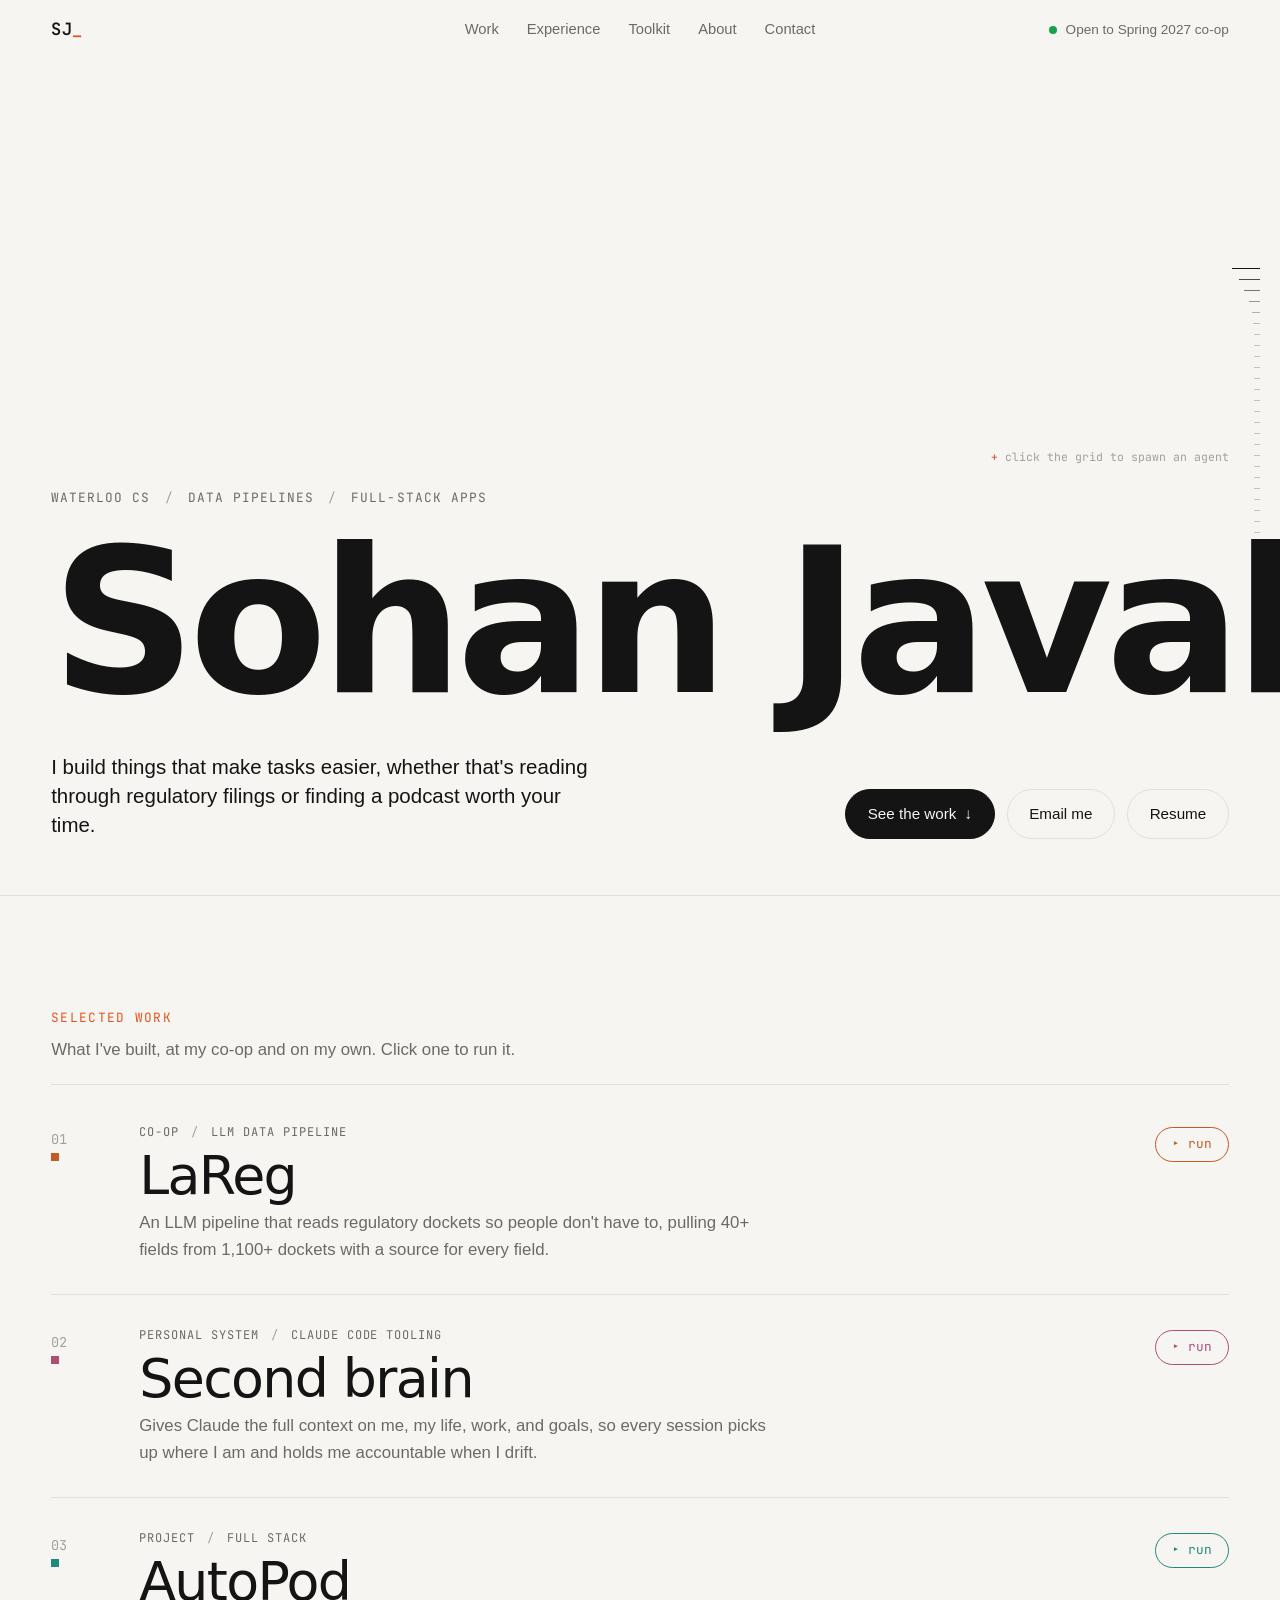
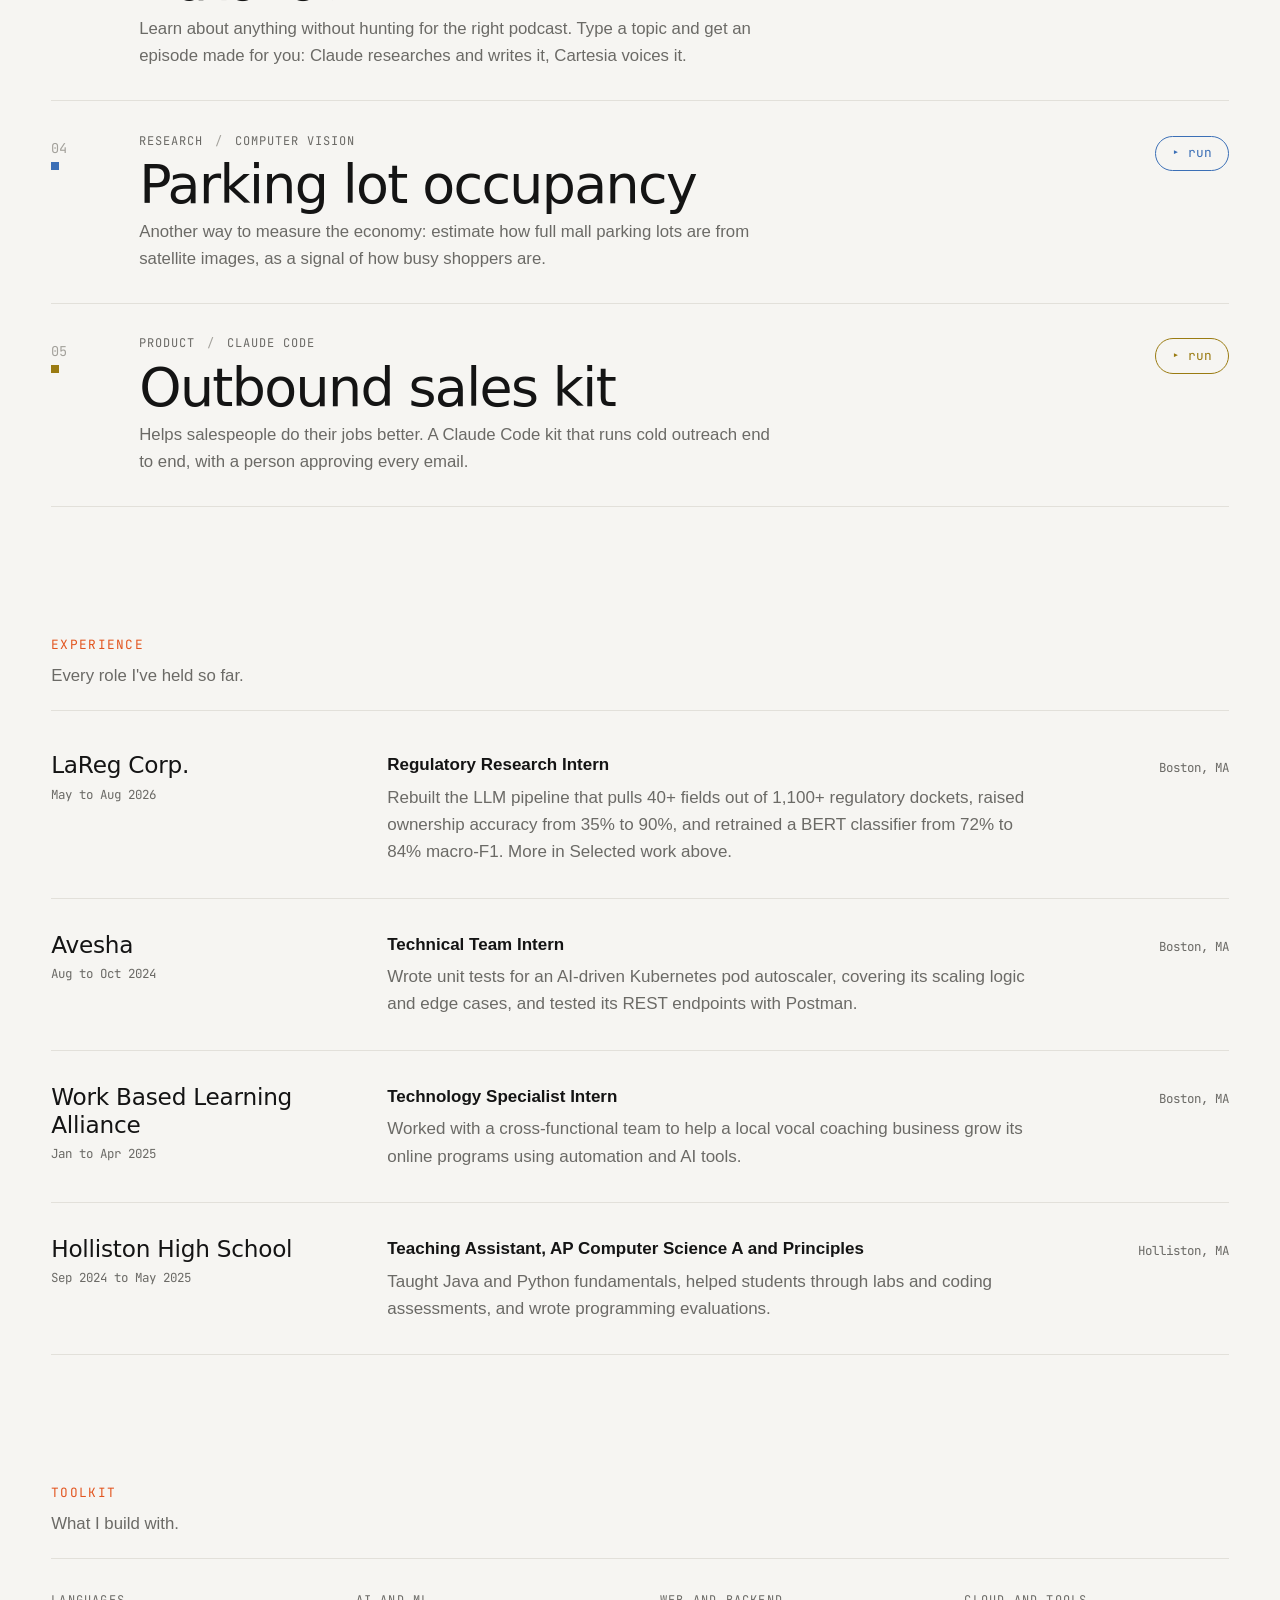
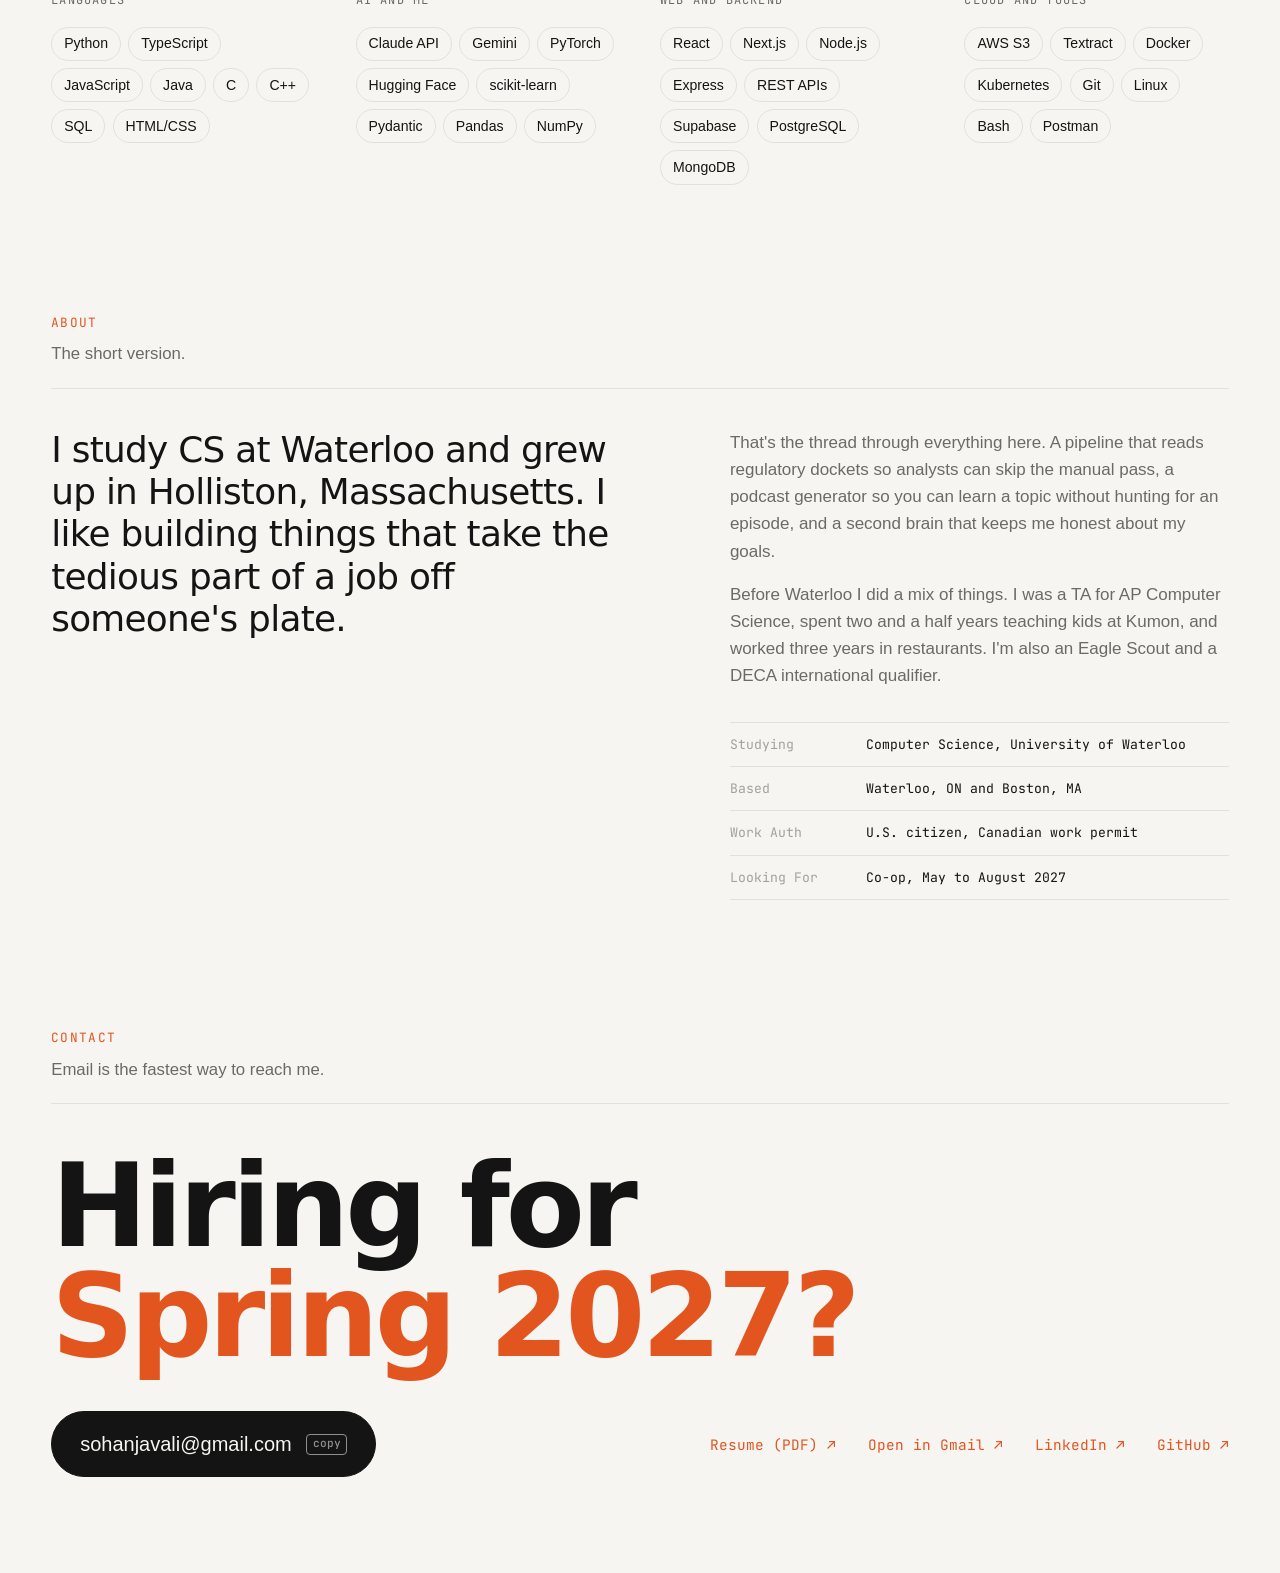
<file: index.html>
<!doctype html>
<html lang="en">
<head>
  <meta charset="utf-8">
  <meta name="viewport" content="width=device-width, initial-scale=1">
  <title>Sohan Javali</title>
  <meta name="description" content="CS at Waterloo. I build things that make tasks easier, like an LLM pipeline that reads regulatory dockets and a podcast generator. Open to a Spring 2027 co-op.">
  <meta name="color-scheme" content="dark light">

  <!-- Link previews (LinkedIn, iMessage, Slack, Gmail) read these tags. The image must be an absolute URL. -->
  <meta property="og:title" content="Sohan Javali">
  <meta property="og:description" content="CS at Waterloo. I build things that make tasks easier. Open to a Spring 2027 co-op.">
  <meta property="og:type" content="website">
  <meta property="og:url" content="https://sohanjavali.vercel.app/">
  <meta property="og:image" content="https://sohanjavali.vercel.app/og.png">
  <meta property="og:image:width" content="1200">
  <meta property="og:image:height" content="630">
  <meta property="og:image:alt" content="Sohan Javali, Waterloo CS">
  <meta name="twitter:card" content="summary_large_image">

  <link rel="icon" href="data:image/svg+xml,%3Csvg xmlns='http://www.w3.org/2000/svg' viewBox='0 0 32 32'%3E%3Crect width='32' height='32' rx='7' fill='%230b0b0c'/%3E%3Ctext x='16' y='21' font-family='Menlo,monospace' font-size='13' font-weight='700' fill='%23ff6a2b' text-anchor='middle'%3ESJ%3C/text%3E%3C/svg%3E">

  <!-- Fonts: Clash Display + General Sans (Fontshare), JetBrains Mono (Google Fonts) -->
  <link rel="preconnect" href="https://api.fontshare.com">
  <link rel="preconnect" href="https://fonts.googleapis.com">
  <link rel="preconnect" href="https://fonts.gstatic.com" crossorigin>
  <link rel="stylesheet" href="https://api.fontshare.com/v2/css?f[]=clash-display@500,600&f[]=general-sans@400,500,600&display=swap">
  <link rel="stylesheet" href="https://fonts.googleapis.com/css2?family=JetBrains+Mono:wght@400;600&display=swap">
  <link rel="stylesheet" href="style.css">

  <!-- Marks that JS is running, so CSS only hides what JS will reveal. Without JS, everything shows. -->
  <script>document.documentElement.classList.add('js')</script>
  <script src="main.js" defer></script>
</head>
<body>
  <header class="nav">
    <a class="mark" href="#top" aria-label="Back to top">SJ<span>_</span></a>
    <nav aria-label="Sections">
      <a href="#work">Work</a>
      <a href="#experience">Experience</a>
      <a href="#toolkit">Toolkit</a>
      <a href="#about">About</a>
      <a href="#contact">Contact</a>
    </nav>
    <p class="status"><span class="dot" aria-hidden="true"></span>Open to Spring 2027 co-op</p>
  </header>

  <main id="top">
    <!-- Muted version of the hero background, fixed behind the rest of the page. Drawn by main.js. -->
    <canvas class="field" aria-hidden="true"></canvas>

    <!-- ============ HERO ============ -->
    <section class="hero">
      <!-- Decorative background: agents moving across a grid in parallel. Drawn by main.js. -->
      <canvas class="grid" aria-hidden="true"></canvas>

      <div class="hero-inner wrap">
        <p class="kicker mono">Waterloo CS <i>/</i> Data pipelines <i>/</i> Full-stack apps</p>
        <h1><span>Sohan</span> <span>Javali</span></h1>
        <div class="hero-foot">
          <p class="lede">I build things that make tasks easier, whether that's reading through regulatory filings or finding a podcast worth your time.</p>
          <div class="cta">
            <a class="btn" href="#work">See the work <span aria-hidden="true">↓</span></a>
            <a class="btn ghost" href="mailto:sohanjavali@gmail.com" data-email>Email me</a>
            <a class="btn ghost" href="sohan-javali-resume.pdf" target="_blank" rel="noopener">Resume</a>
          </div>
        </div>
        <p class="spawn-hint mono" aria-hidden="true">click the grid to spawn an agent</p>
      </div>
    </section>

    <!-- ============ 01 WORK ============ -->
    <section id="work" class="block wrap">
      <div class="block-head">
        <p class="label mono" data-scramble>Selected work</p>
        <p class="caption">What I've built, at my co-op and on my own. Click one to run it.</p>
      </div>

      <details class="run" data-p="lareg">
        <summary>
          <span class="idx mono">01</span>
          <span class="head">
            <span class="tag mono">Co-op <i>/</i> LLM data pipeline</span>
            <span class="name">LaReg</span>
            <span class="one">An LLM pipeline that reads regulatory dockets so people don't have to, pulling 40+ fields from 1,100+ dockets with a source for every field.</span>
          </span>
          <span class="go mono" aria-hidden="true">run</span>
        </summary>
        <div class="panel">
          <div class="panel-main">
            <ol class="log mono" aria-hidden="true">
              <li class="cmd" data-at="0">$ run lareg --docket</li>
              <li data-at="150" data-done="500"><span class="st"></span><b>retrieve</b> find filings in Postgres, pull PDFs from S3</li>
              <li data-at="500" data-done="850"><span class="st"></span><b>ocr</b> Textract on scanned pages</li>
              <li data-at="850" data-done="1100"><span class="st"></span><b>budget</b> whole filings only</li>
              <li data-at="1100" data-done="1400"><span class="st"></span><b>extract</b> Gemini fills the record, cites each page</li>
              <li data-at="1400" data-done="1600"><span class="st"></span><b>guard</b> owner must be stated in the cited text</li>
              <li class="out" data-at="1700">record cited. expanding</li>
            </ol>
            <div class="body">
              <h3 class="sub mono">The problem</h3>
              <p>Utility commissions keep dockets, the case files for proposed solar farms and transmission lines. Companies file PDFs into them, a lot of them scanned, and LaReg sells the data buried inside. The old pipeline fed the model a fixed handful of PDFs per docket, which often meant it only saw half a filing.</p>

              <h3 class="sub mono">What I built</h3>
              <p>Given a docket, the pipeline finds its filings in Postgres, pulls the PDFs from S3, and OCRs scanned pages with Textract. Filings go to Gemini whole or not at all, inside a token budget, and every field in the record carries the file and page it came from. A response that won't parse gets flagged as a failure, so a field can't quietly go missing.</p>

              <h3 class="sub mono">The hard part</h3>
              <p>Ownership. The model kept naming the applicant as the project's owner, but the company filing the paperwork often isn't the one that owns the project. So I added deterministic checks after extraction: unless the cited text actually says who owns it, the field gets blanked. A blank someone can fill in beats a confident wrong answer. Ownership accuracy went from 35% to 90%.</p>
              <p>The other fix was in the BERT classifier that sorts projects into subcategories. Some classes had too few examples to learn from, so I retrained it on recent data to fill them out. Macro-F1 went from 72% to 84%.</p>

              <p class="tags mono">Python · Gemini · AWS S3 · Textract · PostgreSQL · PyTorch · Hugging Face</p>
            </div>
          </div>
          <aside class="diagram" aria-label="LaReg pipeline">
            <p class="diagram-title mono">pipeline</p>
            <ol class="flow mono">
              <li>docket</li>
              <li>Postgres + S3: filings</li>
              <li>Textract: OCR</li>
              <li>token budget: whole filings</li>
              <li>Gemini: extraction</li>
              <li>ownership checks</li>
              <li class="end">record with citations</li>
            </ol>
          </aside>
        </div>
      </details>
      <details class="run" data-p="brain">
        <summary>
          <span class="idx mono">02</span>
          <span class="head">
            <span class="tag mono">Personal system <i>/</i> Claude Code tooling</span>
            <span class="name">Second brain</span>
            <span class="one">Gives Claude the full context on me, my life, work, and goals, so every session picks up where I am and holds me accountable when I drift.</span>
          </span>
          <span class="go mono" aria-hidden="true">run</span>
        </summary>
        <div class="panel">
          <div class="panel-main">
            <ol class="log mono" aria-hidden="true">
              <li class="cmd" data-at="0">$ run vault</li>
              <li data-at="150" data-done="400"><span class="st"></span><b>context</b> load where I left off</li>
              <li data-at="400" data-done="700"><span class="st"></span><b>capture</b> new thought into the inbox</li>
              <li data-at="700" data-done="1000"><span class="st"></span><b>route</b> one note, every file it belongs in</li>
              <li data-at="1000" data-done="1250"><span class="st"></span><b>lint</b> check every edit</li>
              <li data-at="1250" data-done="1500"><span class="st"></span><b>commit</b> changelog + GitHub backup</li>
              <li class="out" data-at="1650">vault in order. expanding</li>
            </ol>
            <div class="body">
              <h3 class="sub mono">What it's for</h3>
              <p>Part diary, part operating system. It records how I think, what happens day to day, the decisions I make, and how my beliefs change. Claude reads it every session, so it knows where I am and calls me out when I drift from what I said I wanted. The point is staying pointed at my goals and getting better as a person.</p>

              <h3 class="sub mono">How I use it</h3>
              <p>I use it every day. It holds 270+ notes, runs on 13 skills I wrote, and has 300+ commits since May. I dump in a thought, a capture skill asks follow-up questions, and a routing skill files it everywhere it belongs once I approve. Beliefs are never overwritten, so the old versions stay as evidence.</p>

              <h3 class="sub mono">What keeps it in order</h3>
              <p>Hooks lint every edit, every change is its own commit synced to GitHub, and a weekly cloud job sends me a digest even when my laptop is off.</p>

              <p class="tags mono">Claude Code skills and hooks · Obsidian · Markdown · Python · Bash · Git</p>
            </div>
          </div>
          <aside class="diagram" aria-label="How a note moves through the vault">
            <p class="diagram-title mono">how a note moves</p>
            <ol class="flow mono">
              <li>capture + follow-up questions</li>
              <li>I approve</li>
              <li>route to every file it belongs in</li>
              <li>lint on write</li>
              <li class="end">commit + GitHub sync</li>
            </ol>
            <p class="diagram-title mono">every sunday</p>
            <ol class="flow mono">
              <li>cloud job reads the backup</li>
              <li class="end">weekly digest</li>
            </ol>
          </aside>
        </div>
      </details>
      <details class="run" data-p="autopod">
        <summary>
          <span class="idx mono">03</span>
          <span class="head">
            <span class="tag mono">Project <i>/</i> Full stack</span>
            <span class="name">AutoPod</span>
            <span class="one">Learn about anything without hunting for the right podcast. Type a topic and get an episode made for you: Claude researches and writes it, Cartesia voices it.</span>
          </span>
          <span class="go mono" aria-hidden="true">run</span>
        </summary>
        <div class="panel">
          <div class="panel-main">
            <ol class="log mono" aria-hidden="true">
              <li class="cmd" data-at="0">$ run autopod "why bridges sway"</li>
              <li data-at="150" data-done="450"><span class="st"></span><b>validate</b> is the topic safe and doable</li>
              <li data-at="450" data-done="750"><span class="st"></span><b>research</b> Claude gathers structured notes</li>
              <li data-at="750" data-done="1050"><span class="st"></span><b>script</b> Claude writes it for multiple hosts</li>
              <li data-at="1050" data-done="1350"><span class="st"></span><b>voice</b> Cartesia reads every line</li>
              <li data-at="1350" data-done="1550"><span class="st"></span><b>save</b> one MP3 to Supabase</li>
              <li class="out" data-at="1650">episode ready. expanding</li>
            </ol>
            <div class="body">
              <h3 class="sub mono">What it does</h3>
              <p>Type a topic, pick a style and length, and get back a podcast episode. Claude researches it and writes a script for multiple hosts, Cartesia voices each line, and the MP3 lands in your Supabase library.</p>

              <h3 class="sub mono">The decision I'd defend</h3>
              <p>Every Claude call answers in a fixed JSON schema, so a weird response can't break the pipeline halfway through an episode.</p>

              <p class="tags mono">Next.js · React · TypeScript · Node · Express · Supabase · Claude API · Cartesia</p>
              <p><a class="arrow-link" href="https://github.com/sohanjavali/AutoPod-secure">Code on GitHub</a></p>
            </div>
          </div>
          <aside class="diagram" aria-label="AutoPod request flow">
            <p class="diagram-title mono">request flow</p>
            <ol class="flow mono">
              <li>topic</li>
              <li>Claude: validate</li>
              <li>Claude: research</li>
              <li>Claude: script</li>
              <li>Cartesia: voice</li>
              <li class="end">MP3 in Supabase</li>
            </ol>
          </aside>
        </div>
      </details>
      <details class="run" data-p="parking">
        <summary>
          <span class="idx mono">04</span>
          <span class="head">
            <span class="tag mono">Research <i>/</i> Computer vision</span>
            <span class="name">Parking lot occupancy</span>
            <span class="one">Another way to measure the economy: estimate how full mall parking lots are from satellite images, as a signal of how busy shoppers are.</span>
          </span>
          <span class="go mono" aria-hidden="true">run</span>
        </summary>
        <div class="panel">
          <div class="panel-main">
            <ol class="log mono" aria-hidden="true">
              <li class="cmd" data-at="0">$ run occupancy --country US</li>
              <li data-at="150" data-done="400"><span class="st"></span><b>sites</b> pull malls from OpenStreetMap</li>
              <li data-at="400" data-done="650"><span class="st"></span><b>sample</b> same weekday, every month</li>
              <li data-at="650" data-done="950"><span class="st"></span><b>frames</b> nearest clear satellite pass</li>
              <li data-at="950" data-done="1250"><span class="st"></span><b>read</b> vision model fills the schema</li>
              <li data-at="1250" data-done="1500"><span class="st"></span><b>pivot</b> mall × date matrix</li>
              <li class="out" data-at="1650">matrix ready. expanding</li>
            </ol>
            <div class="body">
              <h3 class="sub mono">What it does</h3>
              <p>Builds a mall-by-date table of how full each parking lot was. For each date it finds the nearest clear satellite image, and a vision model reads the occupancy into a schema that Pydantic validates.</p>

              <h3 class="sub mono">Why the same weekday</h3>
              <p>Parking depends on the day of the week more than the date, so it samples the same Thursdays every month. Every image is a paid order, so results are cached and a rerun never pays twice.</p>

              <p class="tags mono">Python · Pydantic · pandas · Perplexity vision · OpenStreetMap</p>
              <p><a class="arrow-link" href="https://github.com/sohanjavali/parking-lot-occupancy-estimator">Code on GitHub</a></p>
            </div>
          </div>
          <aside class="diagram" aria-label="Parking lot occupancy pipeline">
            <p class="diagram-title mono">pipeline</p>
            <ol class="flow mono">
              <li>mall list</li>
              <li>same-weekday dates</li>
              <li>clear satellite frame</li>
              <li>vision read</li>
              <li>Pydantic check</li>
              <li class="end">mall × date matrix</li>
            </ol>
          </aside>
        </div>
      </details>
      <details class="run" data-p="kit">
        <summary>
          <span class="idx mono">05</span>
          <span class="head">
            <span class="tag mono">Product <i>/</i> Claude Code</span>
            <span class="name">Outbound sales kit</span>
            <span class="one">Helps salespeople do their jobs better. A Claude Code kit that runs cold outreach end to end, with a person approving every email.</span>
          </span>
          <span class="go mono" aria-hidden="true">run</span>
        </summary>
        <div class="panel">
          <div class="panel-main">
            <ol class="log mono" aria-hidden="true">
              <li class="cmd" data-at="0">$ run outbound --daily</li>
              <li data-at="150" data-done="450"><span class="st"></span><b>leads</b> find and score new leads</li>
              <li data-at="450" data-done="800"><span class="st"></span><b>draft</b> write each email in your voice</li>
              <li data-at="800" data-done="1100"><span class="st"></span><b>approve</b> hold for a human yes</li>
              <li data-at="1100" data-done="1350"><span class="st"></span><b>send</b> on schedule, under daily caps</li>
              <li data-at="1350" data-done="1550"><span class="st"></span><b>triage</b> sort the replies</li>
              <li class="out" data-at="1650">batch done. expanding</li>
            </ol>
            <div class="body">
              <h3 class="sub mono">What it does</h3>
              <p>Finds leads, scores them, and drafts each email in the sender's voice. Nothing sends until a person approves it. Then it follows up on schedule under daily caps and triages the replies. Early runs got a 10% reply rate and 4 meetings booked per 100 emails.</p>

              <h3 class="sub mono">How it's built</h3>
              <p>Each job is its own Claude Code skill, backed by Python scripts and tests. It's sold as a product with an optional done-for-you setup.</p>

              <p class="tags mono">Claude Code skills · Python · Apollo · Gmail</p>
              <p><a class="arrow-link" href="https://fate-satellite-ea1.notion.site/Win-More-Deals-With-Claude-The-Outbound-Playbook-387fbb12b48083faaf77010690b7a23e">Read the playbook</a></p>
            </div>
          </div>
          <aside class="diagram" aria-label="Outbound kit flow">
            <p class="diagram-title mono">daily flow</p>
            <ol class="flow mono">
              <li>find + score leads</li>
              <li>draft in your voice</li>
              <li>human approves</li>
              <li>send + follow up</li>
              <li class="end">triage replies</li>
            </ol>
          </aside>
        </div>
      </details>
    </section>

    <!-- ============ 02 EXPERIENCE ============ -->
    <section id="experience" class="block wrap">
      <div class="block-head">
        <p class="label mono" data-scramble>Experience</p>
        <p class="caption">Every role I've held so far.</p>
      </div>
      <ul class="jobs">
        <li class="reveal">
          <div><p class="co">LaReg Corp.</p><p class="when mono">May to Aug 2026</p></div>
          <div><p class="role">Regulatory Research Intern</p><p>Rebuilt the LLM pipeline that pulls 40+ fields out of 1,100+ regulatory dockets, raised ownership accuracy from 35% to 90%, and retrained a BERT classifier from 72% to 84% macro-F1. More in Selected work above.</p></div>
          <p class="where mono">Boston, MA</p>
        </li>
        <li class="reveal">
          <div><p class="co">Avesha</p><p class="when mono">Aug to Oct 2024</p></div>
          <div><p class="role">Technical Team Intern</p><p>Wrote unit tests for an AI-driven Kubernetes pod autoscaler, covering its scaling logic and edge cases, and tested its REST endpoints with Postman.</p></div>
          <p class="where mono">Boston, MA</p>
        </li>
        <li class="reveal">
          <div><p class="co">Work Based Learning Alliance</p><p class="when mono">Jan to Apr 2025</p></div>
          <div><p class="role">Technology Specialist Intern</p><p>Worked with a cross-functional team to help a local vocal coaching business grow its online programs using automation and AI tools.</p></div>
          <p class="where mono">Boston, MA</p>
        </li>
        <li class="reveal">
          <div><p class="co">Holliston High School</p><p class="when mono">Sep 2024 to May 2025</p></div>
          <div><p class="role">Teaching Assistant, AP Computer Science A and Principles</p><p>Taught Java and Python fundamentals, helped students through labs and coding assessments, and wrote programming evaluations.</p></div>
          <p class="where mono">Holliston, MA</p>
        </li>
      </ul>
    </section>

    <!-- ============ 04 TOOLKIT ============ -->
    <section id="toolkit" class="block wrap">
      <div class="block-head">
        <p class="label mono" data-scramble>Toolkit</p>
        <p class="caption">What I build with.</p>
      </div>
      <div class="kits">
        <div class="kit reveal"><h3 class="mono">Languages</h3><ul><li>Python</li><li>TypeScript</li><li>JavaScript</li><li>Java</li><li>C</li><li>C++</li><li>SQL</li><li>HTML/CSS</li></ul></div>
        <div class="kit reveal"><h3 class="mono">AI and ML</h3><ul><li>Claude API</li><li>Gemini</li><li>PyTorch</li><li>Hugging Face</li><li>scikit-learn</li><li>Pydantic</li><li>Pandas</li><li>NumPy</li></ul></div>
        <div class="kit reveal"><h3 class="mono">Web and backend</h3><ul><li>React</li><li>Next.js</li><li>Node.js</li><li>Express</li><li>REST APIs</li><li>Supabase</li><li>PostgreSQL</li><li>MongoDB</li></ul></div>
        <div class="kit reveal"><h3 class="mono">Cloud and tools</h3><ul><li>AWS S3</li><li>Textract</li><li>Docker</li><li>Kubernetes</li><li>Git</li><li>Linux</li><li>Bash</li><li>Postman</li></ul></div>
      </div>
    </section>

    <!-- ============ 05 ABOUT ============ -->
    <section id="about" class="block wrap">
      <div class="block-head">
        <p class="label mono" data-scramble>About</p>
        <p class="caption">The short version.</p>
      </div>
      <div class="about reveal">
        <p class="about-big">I study CS at Waterloo and grew up in Holliston, Massachusetts. I like building things that take the tedious part of a job off someone's plate.</p>
        <div class="about-side">
          <p>That's the thread through everything here. A pipeline that reads regulatory dockets so analysts can skip the manual pass, a podcast generator so you can learn a topic without hunting for an episode, and a second brain that keeps me honest about my goals.</p>
          <p>Before Waterloo I did a mix of things. I was a TA for AP Computer Science, spent two and a half years teaching kids at Kumon, and worked three years in restaurants. I'm also an Eagle Scout and a DECA international qualifier.</p>
          <dl class="facts mono">
            <div><dt>Studying</dt><dd>Computer Science, University of Waterloo</dd></div>
            <div><dt>Based</dt><dd>Waterloo, ON and Boston, MA</dd></div>
            <div><dt>Work Auth</dt><dd>U.S. citizen, Canadian work permit</dd></div>
            <div><dt>Looking For</dt><dd>Co-op, May to August 2027</dd></div>
          </dl>
        </div>
      </div>
    </section>

    <!-- ============ 06 CONTACT ============ -->
    <section id="contact" class="block wrap contact">
      <div class="block-head">
        <p class="label mono" data-scramble>Contact</p>
        <p class="caption">Email is the fastest way to reach me.</p>
      </div>
      <h2 class="contact-big">Hiring for<br><em>Spring 2027?</em></h2>
      <div class="contact-row">
        <a class="btn big" href="mailto:sohanjavali@gmail.com" data-email>sohanjavali@gmail.com <span class="copy-ico mono" aria-hidden="true">copy</span></a>
        <div class="contact-links mono">
          <a class="arrow-link" href="sohan-javali-resume.pdf" target="_blank" rel="noopener">Resume (PDF)</a>
          <a class="arrow-link" href="https://mail.google.com/mail/?view=cm&amp;fs=1&amp;to=sohanjavali@gmail.com">Open in Gmail</a>
          <a class="arrow-link" href="https://www.linkedin.com/in/sohan-javali">LinkedIn</a>
          <a class="arrow-link" href="https://github.com/sohanjavali">GitHub</a>
        </div>
      </div>
    </section>
  </main>

</body>
</html>
</file>
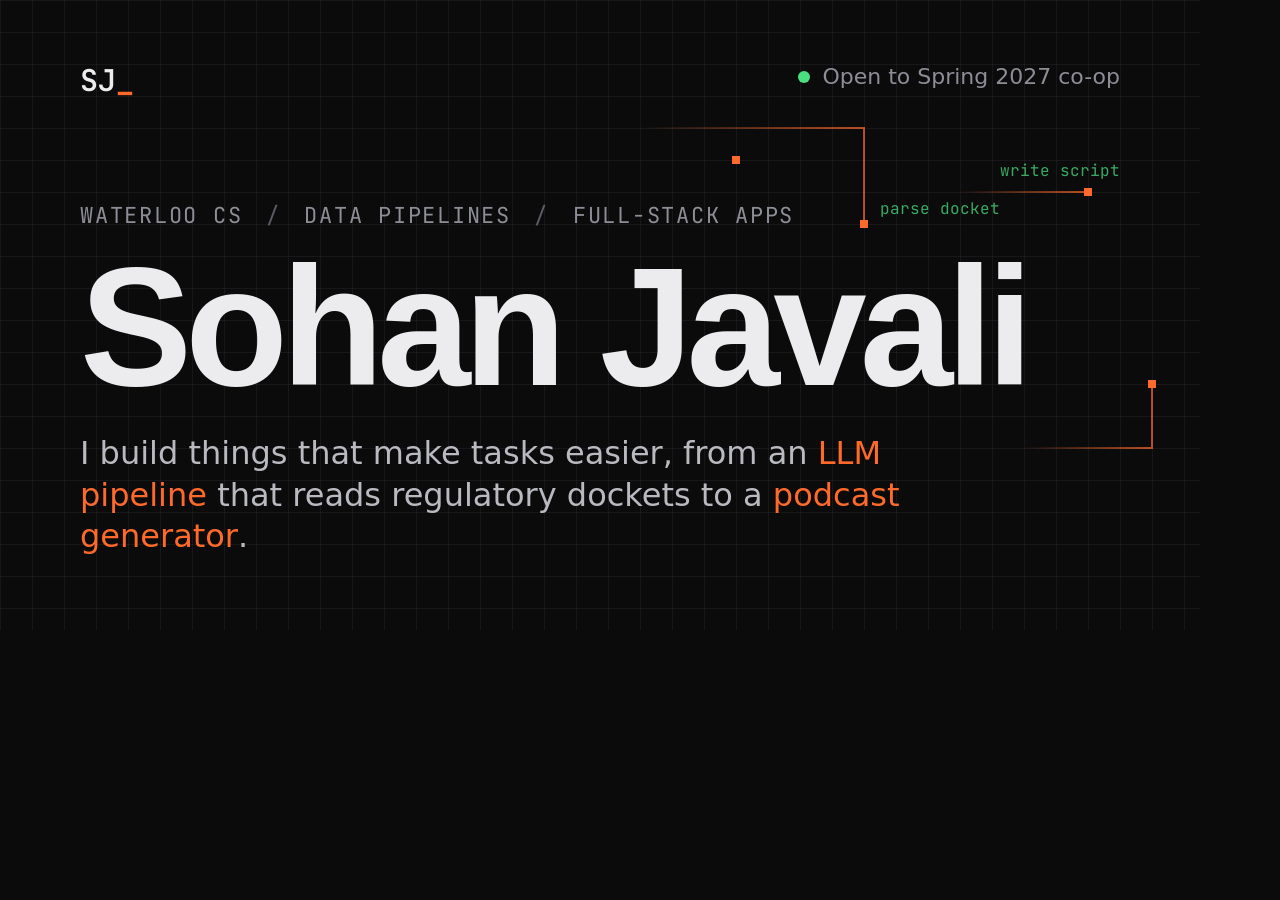
<file: og-card.html>
<!doctype html>
<!-- Source for og.png, the link-preview image. To regenerate: open this at
     1200x630 in a browser and screenshot it, then save over og.png. -->
<html>
<head>
<meta charset="utf-8">
<link rel="stylesheet" href="https://api.fontshare.com/v2/css?f[]=clash-display@600&f[]=general-sans@400,500&display=swap">
<link rel="stylesheet" href="https://fonts.googleapis.com/css2?family=JetBrains+Mono:wght@400&display=swap">
<style>
  * { margin: 0; box-sizing: border-box; }
  html, body { width: 1200px; height: 630px; overflow: hidden; background: #0b0b0c; }
  .card {
    position: relative; width: 1200px; height: 630px; padding: 72px 80px;
    display: flex; flex-direction: column; justify-content: flex-end;
    color: #ececee; font-family: "General Sans", system-ui, sans-serif;
    /* the same faint 32px grid as the site */
    background-image:
      linear-gradient(rgba(92,92,100,0.16) 1px, transparent 1px),
      linear-gradient(90deg, rgba(92,92,100,0.16) 1px, transparent 1px);
    background-size: 32px 32px;
  }
  svg { position: absolute; inset: 0; }
  .kicker { font-family: "JetBrains Mono", monospace; font-size: 22px; letter-spacing: 0.08em; text-transform: uppercase; color: #8d8d96; margin-bottom: 22px; }
  .kicker i { font-style: normal; color: #5c5c64; margin: 0 0.4em; }
  h1 { font-family: "Clash Display", sans-serif; font-weight: 600; font-size: 168px; line-height: 0.9; letter-spacing: -0.04em; }
  .line { margin-top: 30px; font-size: 32px; color: #b9b9c0; max-width: 900px; line-height: 1.3; }
  .line b { color: #ff6a2b; font-weight: 500; }
  .status { position: absolute; top: 64px; right: 80px; font-size: 22px; color: #8d8d96; display: flex; align-items: center; gap: 12px; }
  .status span { width: 12px; height: 12px; border-radius: 50%; background: #4ade80; }
  .mark { position: absolute; top: 60px; left: 80px; font-family: "JetBrains Mono", monospace; font-size: 30px; font-weight: 600; }
  .mark b { color: #ff6a2b; }
</style>
</head>
<body>
<div class="card">
  <!-- Static "agents": orange trails along grid lines, fading toward their tails -->
  <svg viewBox="0 0 1200 630" width="1200" height="630">
    <defs>
      <linearGradient id="t1" x1="0" x2="1"><stop offset="0" stop-color="#ff6a2b" stop-opacity="0"/><stop offset="1" stop-color="#ff6a2b" stop-opacity="0.7"/></linearGradient>
      <linearGradient id="t2" x1="0" x2="0" y1="1" y2="0"><stop offset="0" stop-color="#ff6a2b" stop-opacity="0"/><stop offset="1" stop-color="#ff6a2b" stop-opacity="0.7"/></linearGradient>
    </defs>
    <g fill="none" stroke-width="2">
      <path d="M640 128 H864 V224" stroke="url(#t1)"/>
      <path d="M960 352 V192 H1088" stroke="url(#t1)"/>
      <path d="M736 64 V160" stroke="url(#t2)"/>
      <path d="M1024 448 H1152 V384" stroke="url(#t1)"/>
    </g>
    <g fill="#ff6a2b">
      <rect x="860" y="220" width="8" height="8"/>
      <rect x="1084" y="188" width="8" height="8"/>
      <rect x="732" y="156" width="8" height="8"/>
      <rect x="1148" y="380" width="8" height="8"/>
    </g>
    <g font-family="JetBrains Mono, monospace" font-size="16" fill="#4ade80" opacity="0.75">
      <text x="880" y="214">parse docket</text>
      <text x="1000" y="176">write script</text>
    </g>
  </svg>
  <div class="mark">SJ<b>_</b></div>
  <div class="status"><span></span>Open to Spring 2027 co-op</div>
  <p class="kicker">Waterloo CS <i>/</i> Data pipelines <i>/</i> Full-stack apps</p>
  <h1>Sohan Javali</h1>
  <p class="line">I build things that make tasks easier, from an <b>LLM pipeline</b> that reads regulatory dockets to a <b>podcast generator</b>.</p>
</div>
</body>
</html>
</file>
<file: style.css>
/* =========================================================
   Tokens. Dark is the default look; light mode swaps values.
   ========================================================= */
:root {
  --bg: #0b0b0c;
  --bg-2: #111113;
  --line: #222226;
  --text: #ececee;
  --muted: #8d8d96;
  --dim: #5c5c64;
  --accent: #ff6a2b;
  --ok: #4ade80;
  /* One muted hue per project: used in its row, run log, diagram, and its hero agents */
  --c-lareg: #e08a5a;     /* terracotta */
  --c-brain: #d47fa0;     /* dusty rose */
  --c-autopod: #4fb6a5;   /* teal */
  --c-parking: #6e9fe0;   /* steel blue */
  --c-kit: #d2b04c;       /* ochre */
  --display: "Clash Display", "General Sans", system-ui, sans-serif;
  --sans: "General Sans", -apple-system, BlinkMacSystemFont, "Segoe UI", Roboto, sans-serif;
  --mono: "JetBrains Mono", ui-monospace, "SF Mono", Menlo, monospace;
  --gutter: clamp(1.25rem, 4vw, 3.5rem);
}

@media (prefers-color-scheme: light) {
  :root {
    --bg: #f6f5f2;
    --bg-2: #ffffff;
    --line: #e2e0da;
    --text: #141414;
    --muted: #6b6a66;
    --dim: #a3a19b;
    --accent: #e2551f;
    --ok: #16a34a;
    --c-lareg: #c45a24;
    --c-brain: #b04d77;
    --c-autopod: #1f8a7a;
    --c-parking: #3b6fb6;
    --c-kit: #9a7b12;
  }
}

*, *::before, *::after { box-sizing: border-box; }
html { -webkit-text-size-adjust: 100%; scroll-behavior: smooth; scroll-padding-top: 5rem; }
body {
  margin: 0;
  background: var(--bg);
  color: var(--text);
  font-family: var(--sans);
  font-size: 1.0625rem;
  line-height: 1.6;
  -webkit-font-smoothing: antialiased;
}
h1, h2, h3, p, ul, ol, dl, dd { margin: 0; padding: 0; }
ul, ol { list-style: none; }
a { color: inherit; }
:focus-visible { outline: 2px solid var(--accent); outline-offset: 3px; border-radius: 4px; }
.mono { font-family: var(--mono); }
i { font-style: normal; color: var(--dim); }

/* Full-width layout with side gutters, capped so lines don't get silly on huge screens */
.wrap { width: 100%; max-width: 90rem; margin: 0 auto; padding-left: var(--gutter); padding-right: var(--gutter); }

/* =========================================================
   Nav: sticky, blurred background so content shows through
   ========================================================= */
.nav {
  position: sticky; top: 0; z-index: 10;
  display: grid; grid-template-columns: 1fr auto 1fr; align-items: center; gap: 1.5rem;
  padding: 1rem var(--gutter);
  background: color-mix(in srgb, var(--bg) 75%, transparent);
  backdrop-filter: blur(12px);
  -webkit-backdrop-filter: blur(12px);
  border-bottom: 1px solid transparent;
  transition: border-color 0.3s;
}
.nav.scrolled { border-bottom-color: var(--line); }
.mark { font-family: var(--mono); font-weight: 600; text-decoration: none; letter-spacing: 0.02em; }
.mark span { color: var(--accent); animation: blink 1.1s steps(1) infinite; }
@keyframes blink { 50% { opacity: 0; } }
.nav nav { display: flex; gap: 1.75rem; font-size: 0.92rem; }
.nav nav a { text-decoration: none; color: var(--muted); transition: color 0.15s; }
.nav nav a:hover { color: var(--text); }
.mark { justify-self: start; }
.status { justify-self: end; display: flex; align-items: center; gap: 0.55rem; font-size: 0.85rem; color: var(--muted); }
.dot { width: 0.5rem; height: 0.5rem; border-radius: 50%; background: var(--ok); }

/* =========================================================
   Hero: giant name over the agent grid
   ========================================================= */
.hero {
  position: relative;
  min-height: calc(100svh - 4rem);
  display: flex;
  align-items: flex-end;
  overflow: hidden;
  border-bottom: 1px solid var(--line);
}
.grid {
  position: absolute; inset: 0;
  width: 100%; height: 100%;
  cursor: crosshair;
  /* Fade the animation out on the left (behind the text) and at the bottom */
  -webkit-mask-image: linear-gradient(to right, rgba(0,0,0,0.15) 0%, rgba(0,0,0,0.5) 30%, #000 60%), linear-gradient(to top, transparent, #000 20%);
  -webkit-mask-composite: source-in;
  mask-image: linear-gradient(to right, rgba(0,0,0,0.15) 0%, rgba(0,0,0,0.5) 30%, #000 60%), linear-gradient(to top, transparent, #000 20%);
  mask-composite: intersect;
}
/* The muted background layer behind everything below the hero */
.field { position: fixed; inset: 0; width: 100%; height: 100%; z-index: -1; pointer-events: none; opacity: 0; }
.hero { background: var(--bg); }
.hero-inner { position: relative; padding-top: 4rem; padding-bottom: 3.5rem; pointer-events: none; }
.hero-inner a { pointer-events: auto; }

.kicker { font-size: 0.8rem; letter-spacing: 0.08em; text-transform: uppercase; color: var(--muted); margin-bottom: 1.5rem; }
.kicker i { margin: 0 0.4em; }

h1 {
  font-family: var(--display);
  font-weight: 600;
  /* "Sohan Javali" is ~5.8x as wide as its font size, so this fills the row edge to edge */
  font-size: min(calc((100vw - 2 * var(--gutter)) / 5.85), 14.2rem);
  white-space: nowrap;
  line-height: 0.9;
  letter-spacing: -0.035em;
  margin-bottom: 2.5rem;
}

.hero-foot { display: flex; justify-content: space-between; align-items: flex-end; gap: 2rem 4rem; flex-wrap: wrap; }
.lede { font-size: clamp(1.15rem, 1.6vw, 1.45rem); line-height: 1.4; max-width: 34rem; }
.cta { display: flex; gap: 0.75rem; flex-wrap: wrap; }

.btn {
  display: inline-flex; align-items: center; gap: 0.5rem;
  padding: 0.75rem 1.35rem;
  border-radius: 999px;
  background: var(--text); color: var(--bg);
  font-weight: 500; font-size: 0.95rem;
  text-decoration: none;
  border: 1px solid var(--text);
  transition: background 0.2s, color 0.2s, border-color 0.2s;
}
.btn:hover { background: var(--accent); border-color: var(--accent); color: #fff; }
.btn.ghost { background: transparent; color: var(--text); border-color: var(--line); }
.btn.ghost:hover { border-color: var(--accent); color: var(--accent); background: transparent; }

.spawn-hint { position: absolute; right: var(--gutter); top: 1.5rem; font-size: 0.72rem; color: var(--dim); }
.spawn-hint::before { content: "+ "; color: var(--accent); }

/* =========================================================
   Section blocks
   ========================================================= */
.block { padding-top: 7rem; padding-bottom: 1rem; }
.block-head {
  display: flex; flex-direction: column; gap: 0.5rem;   /* label, then its caption right under it, same left edge every section */
  padding-bottom: 1.25rem; margin-bottom: 0.5rem;
  border-bottom: 1px solid var(--line);
}
.label { font-size: 0.8rem; letter-spacing: 0.1em; text-transform: uppercase; color: var(--accent); }
.caption { color: var(--muted); font-size: 1.05rem; max-width: 34rem; }

/* =========================================================
   Project rows: native <details> so they open without JS
   ========================================================= */
.run { border-bottom: 1px solid var(--line); }
summary {
  list-style: none; cursor: pointer;
  display: grid; grid-template-columns: 4rem 1fr auto; gap: 1.5rem;
  align-items: start;
  padding: 1.9rem 0;
}
summary::-webkit-details-marker { display: none; }
.run { --p: var(--accent); }
.run[data-p="lareg"] { --p: var(--c-lareg); }
.run[data-p="brain"] { --p: var(--c-brain); }
.run[data-p="autopod"] { --p: var(--c-autopod); }
.run[data-p="parking"] { --p: var(--c-parking); }
.run[data-p="kit"] { --p: var(--c-kit); }
.idx { position: relative; }
.idx::after { content: ""; position: absolute; left: 0; top: 1.9rem; width: 0.5rem; height: 0.5rem; background: var(--p); }
.idx { font-size: 0.85rem; color: var(--dim); padding-top: 0.4rem; }
.head { display: flex; flex-direction: column; gap: 0.45rem; }
.tag { font-size: 0.75rem; text-transform: uppercase; letter-spacing: 0.08em; color: var(--muted); }
.tag i { margin: 0 0.35em; }
.name {
  font-family: var(--display); font-weight: 500;
  font-size: clamp(2.1rem, 4.2vw, 3.75rem); line-height: 1; letter-spacing: -0.03em;
  transition: color 0.2s, transform 0.3s;
}
summary:hover .name { color: var(--p); transform: translateX(0.4rem); }
.one { color: var(--muted); max-width: 40rem; font-size: 1.05rem; }

.go {
  font-size: 0.8rem; color: var(--p);
  border: 1px solid currentColor; border-radius: 999px;
  padding: 0.4rem 1rem; margin-top: 0.25rem;
  transition: background 0.15s, color 0.15s;
}
.go::before { content: "▸ "; }
summary:hover .go { background: var(--p); border-color: var(--p); color: var(--bg); }
.run[open] .go::before { content: "▾ "; }
.run[open] .go { opacity: 0.55; }

.panel {
  display: grid; grid-template-columns: minmax(0, 1fr) 20rem; gap: 3rem;
  padding: 0 0 3.5rem 5.5rem;
}
.body { max-width: 42rem; }
.body p + p { margin-top: 0.9rem; }
.sub { font-size: 0.75rem; text-transform: uppercase; letter-spacing: 0.1em; color: var(--p, var(--accent)); font-weight: 400; margin: 2rem 0 0.6rem; }
.sub:first-child { margin-top: 0; }
.body .aside { font-size: 0.9rem; color: var(--muted); margin-top: 1.75rem; padding-left: 0.9rem; border-left: 2px solid var(--line); }
.tags { font-size: 0.8rem; color: var(--muted); margin-top: 2rem; line-height: 1.8; }
.body p + p.tags { margin-top: 2rem; }
.arrow-link { color: var(--p, var(--accent)); text-decoration: none; display: inline-block; margin-top: 1rem; }
.arrow-link::after { content: " ↗"; transition: margin 0.2s; }
.arrow-link:hover::after { margin-left: 0.25rem; }

/* Agent log: shown while a project "runs" */
.log {
  display: none;
  background: var(--bg-2); border: 1px solid var(--line); border-radius: 12px;
  padding: 1rem 1.2rem; margin-bottom: 1.5rem;
  font-size: 0.82rem; line-height: 1.9;
}
.log li { white-space: nowrap; overflow: hidden; text-overflow: ellipsis; }
.log li.out { white-space: normal; color: var(--p); }
.log b { font-weight: 600; display: inline-block; min-width: 6em; }
.log .cmd { color: var(--dim); }
.st { display: inline-block; width: 1.5em; color: var(--p); }
.st::before { content: ""; display: inline-block; width: 0.45em; height: 0.45em; background: var(--p); vertical-align: 0.1em; }
.js .log li:not(.done) > .st::before {
  content: ""; display: inline-block; width: 0.7em; height: 0.7em;
  border: 2px solid var(--dim); border-top-color: var(--p); border-radius: 50%;
  vertical-align: -0.05em; animation: spin 0.7s linear infinite;
}
@keyframes spin { to { transform: rotate(360deg); } }
.js .log li { opacity: 0; transform: translateY(3px); transition: opacity 0.2s, transform 0.2s; }
.js .log li.on { opacity: 1; transform: none; }

/* Run states: .running shows the log, .played reveals the write-up */
.js .run.running .log { display: block; }
.js .run.running .body, .js .run.running .diagram { display: none; }
.js .run.played .body, .js .run.played .diagram { animation: rise 0.45s ease both; }
.js .run.played .diagram { animation-delay: 0.1s; }
@keyframes rise { from { opacity: 0; transform: translateY(10px); } }

/* Vertical system diagram: boxes joined by a line, sticky while you read */
.diagram {
  align-self: start; position: sticky; top: 6rem;
  background: var(--bg-2); border: 1px solid var(--line); border-radius: 14px;
  padding: 1.25rem;
}
.diagram-title { font-size: 0.7rem; text-transform: uppercase; letter-spacing: 0.12em; color: var(--dim); margin-bottom: 0.75rem; }
.flow + .diagram-title { margin-top: 1.5rem; }
.flow { font-size: 0.78rem; }
.flow li {
  position: relative;
  border: 1px solid var(--line); border-radius: 6px;
  padding: 0.35rem 0.65rem; background: var(--bg);
}
.flow li + li { margin-top: 1rem; }
.flow li + li::before {   /* the connector line between boxes */
  content: ""; position: absolute; left: 1rem; top: calc(-1rem - 1px);
  width: 1px; height: 1rem; background: var(--dim);
}
.flow li.end { border-color: var(--p); color: var(--p); }
.flow li.par { display: flex; gap: 0.35rem; border-style: dashed; }
.flow li.par span { flex: 1; text-align: center; border: 1px solid var(--line); border-radius: 4px; padding: 0.1rem 0; }

/* =========================================================
   Experience rows
   ========================================================= */
.jobs li {
  display: grid; grid-template-columns: 18rem minmax(0, 1fr) 9rem; gap: 1rem 3rem;
  padding: 2rem 0; border-bottom: 1px solid var(--line);
}
.co { font-family: var(--display); font-weight: 500; font-size: 1.45rem; letter-spacing: -0.01em; line-height: 1.2; }
.when, .where { font-size: 0.78rem; color: var(--muted); margin-top: 0.35rem; }
.where { text-align: right; margin-top: 0.4rem; }
.role { font-weight: 600; margin-bottom: 0.35rem; }
.jobs li > div:nth-child(2) p:last-child { color: var(--muted); max-width: 44rem; }

/* =========================================================
   Toolkit
   ========================================================= */
.kits { display: grid; grid-template-columns: repeat(4, 1fr); gap: 2.5rem; margin-top: 2rem; }
.kit h3 { font-size: 0.75rem; font-weight: 400; text-transform: uppercase; letter-spacing: 0.1em; color: var(--muted); margin-bottom: 1rem; }
.kit ul { display: flex; flex-wrap: wrap; gap: 0.45rem; }
.kit li {
  font-size: 0.88rem; padding: 0.3rem 0.75rem;
  border: 1px solid var(--line); border-radius: 999px;
  transition: border-color 0.15s, color 0.15s;
}
.kit li:hover { border-color: var(--accent); color: var(--accent); }

/* =========================================================
   About
   ========================================================= */
.about { display: grid; grid-template-columns: 1.2fr 1fr; gap: 3rem 5rem; margin-top: 2.5rem; }
.about-big { font-family: var(--display); font-weight: 500; font-size: clamp(1.7rem, 2.8vw, 2.6rem); line-height: 1.18; letter-spacing: -0.02em; }
.about-side > p { color: var(--muted); }
.about-side > p + p { margin-top: 1rem; }
.facts { margin-top: 2rem; font-size: 0.82rem; border-top: 1px solid var(--line); }
.facts div { display: grid; grid-template-columns: 7.5rem 1fr; gap: 1rem; padding: 0.7rem 0; border-bottom: 1px solid var(--line); }
.facts dt { color: var(--dim); }

/* =========================================================
   Contact
   ========================================================= */
.contact { padding-bottom: 6rem; }
.contact-big {
  font-family: var(--display); font-weight: 600;
  font-size: clamp(3rem, 9vw, 8.5rem); line-height: 0.95; letter-spacing: -0.035em;
  margin: 3rem 0 2.5rem;
}
.contact-big em { font-style: normal; color: var(--accent); }
.contact-row { display: flex; align-items: center; justify-content: space-between; gap: 1.5rem; flex-wrap: wrap; }
.btn.big { font-size: clamp(1rem, 2vw, 1.25rem); padding: 1rem 1.75rem; }
.contact-links { display: flex; gap: 2rem; font-size: 0.9rem; }
.contact-links .arrow-link { margin: 0; }

.copy-ico { font-size: 0.7rem; opacity: 0.55; border: 1px solid currentColor; border-radius: 4px; padding: 0.05rem 0.35rem; margin-left: 0.4rem; }

/* "Copied" toast after an Email button click */
.toast {
  position: fixed; left: 50%; bottom: 1.5rem; z-index: 20;
  transform: translate(-50%, 150%); opacity: 0;
  display: flex; align-items: center; gap: 1rem;
  background: var(--text); color: var(--bg);
  padding: 0.75rem 1.1rem; border-radius: 999px;
  font-size: 0.9rem; box-shadow: 0 12px 30px -10px rgba(0,0,0,0.5);
  transition: transform 0.3s ease, opacity 0.3s ease;
}
.toast.show { transform: translate(-50%, 0); opacity: 1; }
.toast a { color: var(--accent); font-weight: 600; text-decoration: none; white-space: nowrap; }


/* =========================================================
   Scroll reveal: main.js adds .in when an element scrolls into view
   ========================================================= */
.js .reveal { opacity: 0; transform: translateY(16px); transition: opacity 0.6s ease, transform 0.6s ease; }
.js .reveal.in { opacity: 1; transform: none; }
.kits .reveal:nth-child(2) { transition-delay: 0.08s; }
.kits .reveal:nth-child(3) { transition-delay: 0.16s; }
.kits .reveal:nth-child(4) { transition-delay: 0.24s; }

/* =========================================================
   Smaller screens
   ========================================================= */
@media (max-width: 64rem) {
  .nav nav { display: none; }
  .nav { grid-template-columns: 1fr auto; }
  .panel { grid-template-columns: 1fr; padding-left: 0; }
  .diagram { position: static; }
  .kits { grid-template-columns: repeat(2, 1fr); }
  .jobs li { grid-template-columns: 1fr; gap: 0.5rem; }
  .where { text-align: left; margin-top: 0; }
  .about { grid-template-columns: 1fr; }
}
@media (max-width: 40rem) {
  .status { font-size: 0.75rem; }
  .hero { min-height: auto; }
  .hero-inner { padding-top: 9rem; }
  h1 { font-size: calc((100vw - 2 * var(--gutter)) / 2.95); line-height: 0.88; }
  h1 span { display: block; }
  .spawn-hint { display: none; }
  summary { grid-template-columns: 1fr auto; gap: 1rem; padding: 2rem 0; }
  .idx { display: none; }
  .kits { grid-template-columns: 1fr; gap: 1.75rem; }
  .block { padding-top: 5rem; }
}

/* People who ask their OS for less motion get none */
@media (prefers-reduced-motion: reduce) {
  *, *::before, *::after { animation: none !important; transition: none !important; scroll-behavior: auto !important; }
  .js .reveal { opacity: 1; transform: none; }
}

/* =========================================================
   Scroll rail: a column of thin ticks on the right edge. The tick at your
   scroll position is long and solid; neighbors shrink and fade. main.js
   sets each tick's width and opacity. Drag it (or click a tick) to scroll.
   On desktop it replaces the native scrollbar; phones keep their own.
   ========================================================= */
.rail {
  position: fixed; right: 0; top: 50%; transform: translateY(-50%); z-index: 40;
  display: flex; flex-direction: column; align-items: flex-end; gap: 0.625rem;
  padding: 0.75rem 1.25rem 0.75rem 1.5rem;
  cursor: grab; touch-action: none; user-select: none;
}
.rail.drag { cursor: grabbing; }
.rail span {
  display: block; height: 1px; background: var(--text);
  transform-origin: right; transition: transform 0.3s;
}
.rail:hover span { transform: scaleX(1.25); }
@media (max-width: 48rem), (pointer: coarse) { .rail { display: none; } }
/* Where the rail shows, it replaces the native scrollbar entirely */
@media (min-width: 48.01rem) and (pointer: fine) {
  html { scrollbar-width: none; }
  html::-webkit-scrollbar { display: none; }
}
</file>
